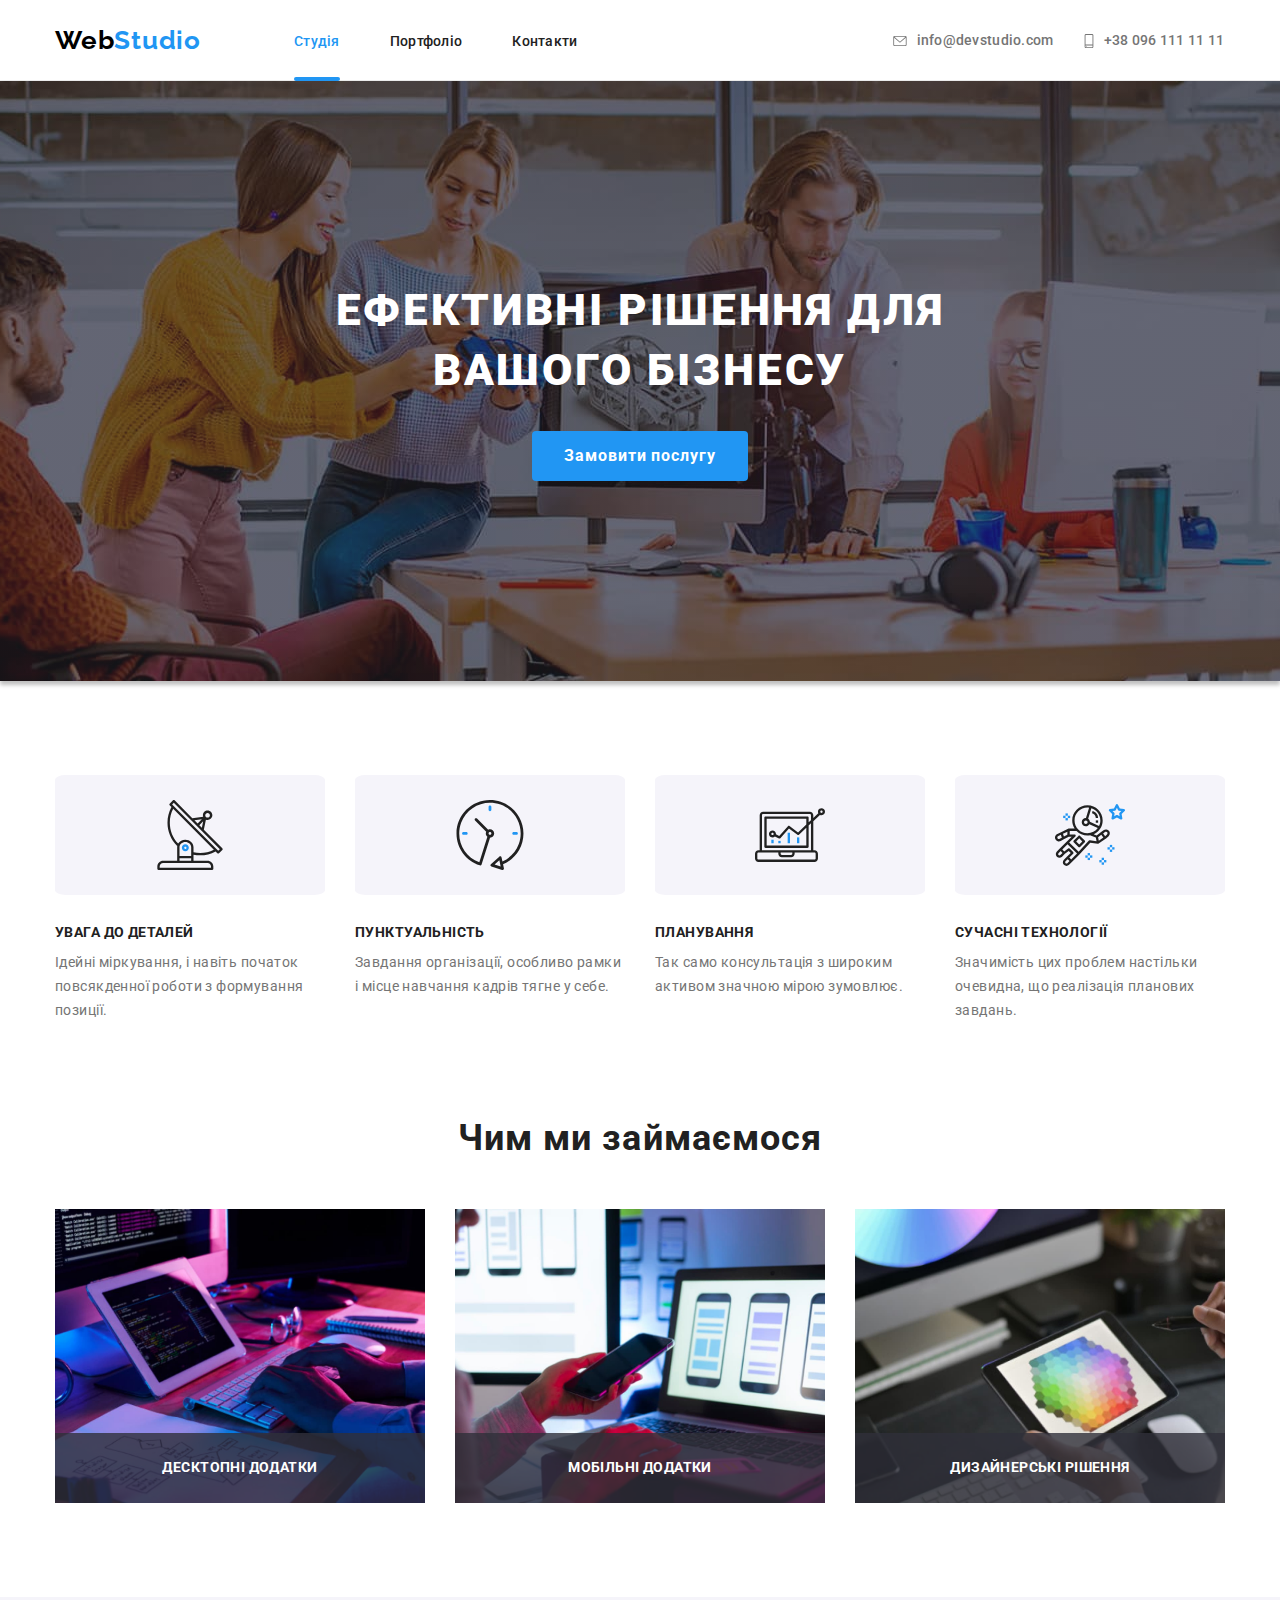
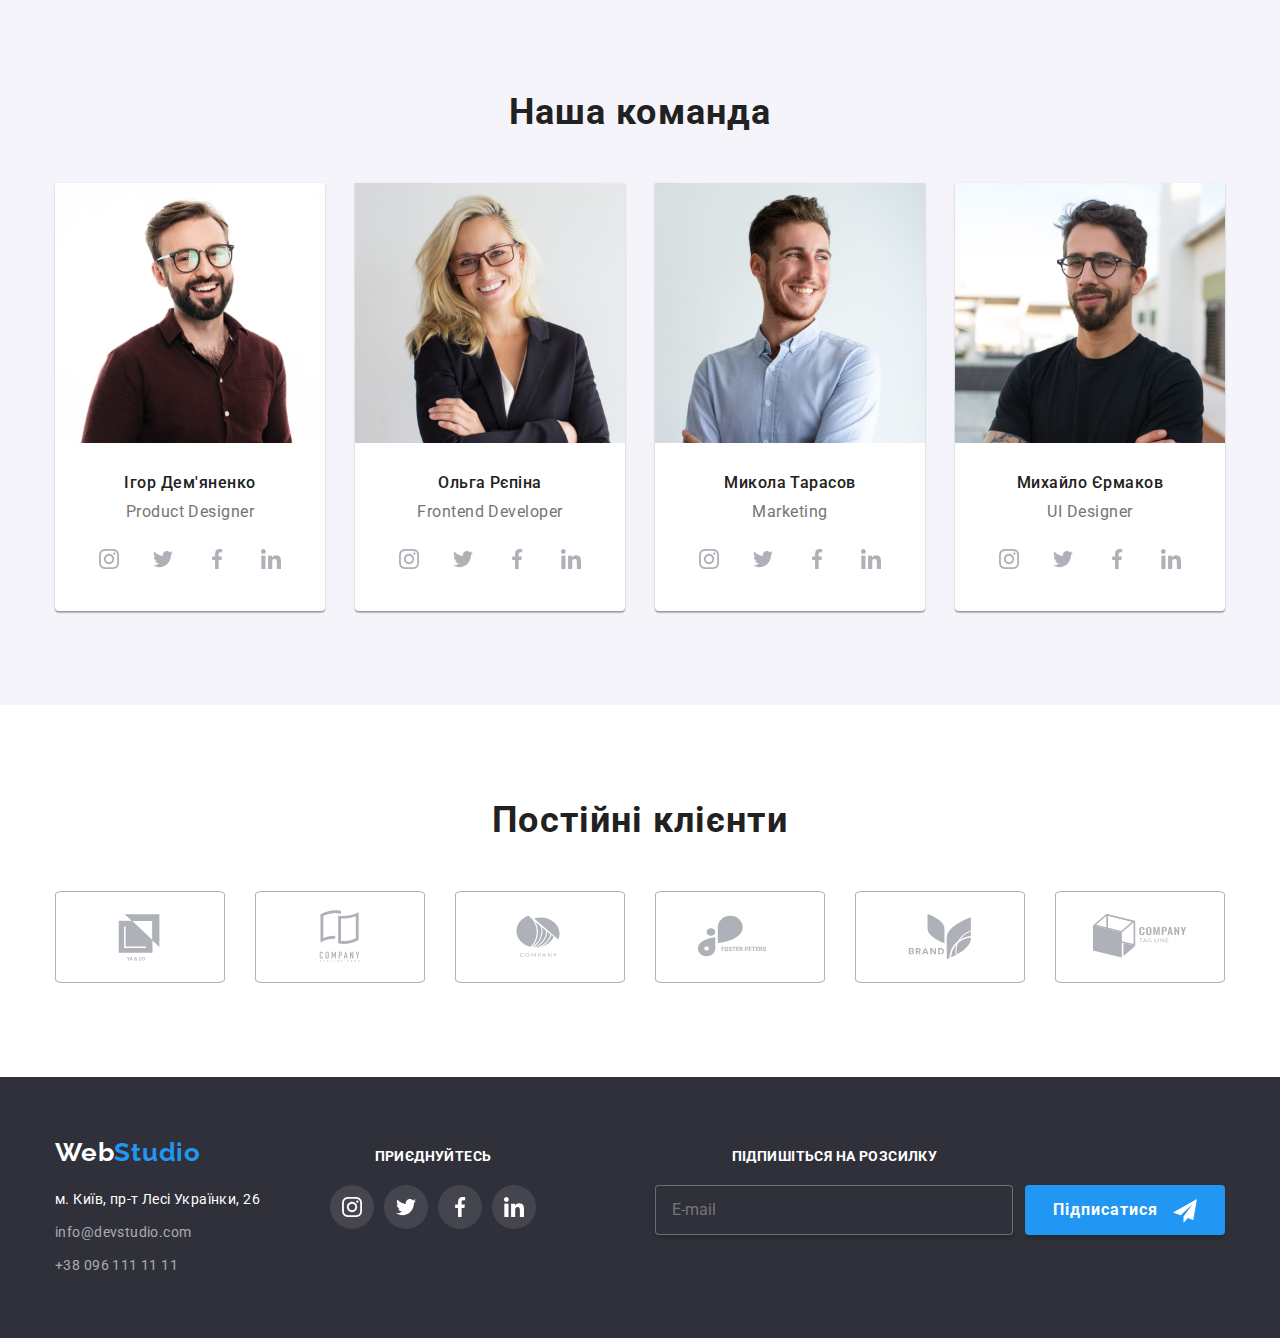
<file: index.html>
<!DOCTYPE html>
<html lang="uk">

<head>
  <meta charset="UTF-8" />
  <meta http-equiv="X-UA-Compatible" content="IE=edge" />
  <meta name="viewport" content="width=device-width, initial-scale=1.0" />
  <title>Студія</title>
  <link rel="preconnect" href="https://fonts.googleapis.com" />
  <link rel="preconnect" href="https://fonts.gstatic.com" crossorigin />
  <link
    href="https://fonts.googleapis.com/css2?family=Oleo+Script&family=Raleway:wght@700&family=Roboto:wght@400;500;700;900&display=swap"
    rel="stylesheet" />
  <link rel="stylesheet" href="https://cdnjs.cloudflare.com/ajax/libs/modern-normalize/1.1.0/modern-normalize.min.css"
    integrity="sha512-wpPYUAdjBVSE4KJnH1VR1HeZfpl1ub8YT/NKx4PuQ5NmX2tKuGu6U/JRp5y+Y8XG2tV+wKQpNHVUX03MfMFn9Q=="
    crossorigin="anonymous" referrerpolicy="no-referrer" />
  <link rel="stylesheet" href="./css/main.min.css" />
</head>

<body>
  <!-- Шапка сайту -->
  <header class="header">
    <div class="container header__container">
      <nav class="nav">
        <a href="/" class="link logo nav__logo logo--blue"><span class="logo logo--black">Web</span>Studio</a>
        <button type="button" class="button menu__button" aria-expanded="false" aria-controls="menu-container"
          data-menu-button>
          <svg class="menu__icon" width="24" height="24" aria-label="Перемикач мобільного меню">
            <use class="menu__open" href="./images/icons.svg#icon-menu"></use>
            <use class="menu__close" href="./images/icons.svg#icon-close2"></use>
          </svg>
        </button>
        <div class="menu__container" id="menu-container" data-menu>
          <ul class="list nav__list">
            <li class="nav__item">
              <a href="/" class="link nav__link nav__link--active">Студія</a>
            </li>
            <li class="nav__item">
              <a href="./portfolio.html" class="link nav__link">Портфоліо</a>
            </li>
            <li class="nav__item">
              <a href="#" class="link nav__link">Контакти</a>
            </li>
          </ul>
          <ul class="list header-contacts">
            <li class="header-contacts__item">
              <a href="mailto:info@devstudio.com" class="link header-contacts__link header-contacts__envelope">
                <svg class="header-contacts__icon" width="14" height="10">
                  <use href="./images/icons.svg#icon-envelope"></use>
                </svg>
                info@devstudio.com
              </a>
            </li>
            <li class="header-contacts__item">
              <a href="tel:+380961111111" class="link header-contacts__link header-contacts__smartphone">
                <svg class="header-contacts__icon" width="10" height="14">
                  <use href="./images/icons.svg#icon-smartphone"></use>
                </svg>
                +38 096 111 11 11
              </a>
            </li>
          </ul>
          <ul class="list header-social">
            <li class="header-social__item">
              <a href="/" class="link header-social__link">Instagram</a>
            </li>
            <li class="header-social__item">
              <a href="./portfolio.html" class="link header-social__link">Twitter</a>
            </li>
            <li class="header-social__item">
              <a href="#" class="link header-social__link">Facebook</a>
            </li>
            <li class="header-social__item">
              <a href="#" class="link header-social__link">LinkedIn</a>
            </li>
          </ul>
        </div>
      </nav>
    </div>
  </header>

  <!-- Головний контент сторінки -->
  <main>
    <!-- Герой -->
    <section class="hero">
      <div class="container hero__container">
        <h1 class="hero__title">Ефективні рішення для вашого бізнесу</h1>
        <button type="button" class="button hero__button" data-modal-open>Замовити послугу</button>
      </div>
    </section>

    <!-- Особливості -->
    <section class="features section">
      <div class="container features__container">
        <h2 class="features__title features__title--hidden">
          Особливості</h2>
        <ul class="list features__list">
          <li class="features__item">
            <div class="features__thumb">
              <svg class="features__antenna" width="70" height="70">
                <use href="./images/icons.svg#icon-antenna"></use>
              </svg>
            </div>
            <h3 class="features__title">Увага до деталей</h3>
            <p class="features__text">
              Ідейні міркування, і навіть початок повсякденної роботи з
              формування позиції.
            </p>
          </li>
          <li class="features__item">
            <div class="features__thumb">
              <svg class="features__clock" width="70" height="70">
                <use href="./images/icons.svg#icon-clock"></use>
              </svg>
            </div>
            <h3 class="features__title">Пунктуальність</h3>
            <p class="features__text">
              Завдання організації, особливо рамки і місце навчання кадрів
              тягне у себе.
            </p>
          </li>
          <li class="features__item">
            <div class="features__thumb">
              <svg class="features__diagram" width="70" height="70">
                <use href="./images/icons.svg#icon-diagram"></use>
              </svg>
            </div>
            <h3 class="features__title">Планування</h3>
            <p class="features__text">
              Так само консультація з широким активом значною мірою зумовлює.
            </p>
          </li>
          <li class="features__item">
            <div class="features__thumb">
              <svg class="features__astronaut" width="70" height="70">
                <use href="./images/icons.svg#icon-astronaut"></use>
              </svg>
            </div>
            <h3 class="features__title">Сучасні технології</h3>
            <p class="features__text">
              Значимість цих проблем настільки очевидна, що реалізація
              планових завдань.
            </p>
          </li>
        </ul>
      </div>
    </section>

    <!-- Чим ми займаємося -->
    <section class="works section section--nopadding">
      <div class="container works__container">
        <h2 class="works__title">Чим ми займаємося</h2>
        <ul class="list works__list">
          <li class="works__item">
            <img srcset="./images/works1.jpg 370w, ./images/works1@2x.jpg 740w, ./images/works1@3x.jpg 1110w"
              src="./images/works1.jpg" alt="Програміст працює за робочим столом в офісі" width="370" />
            <h3 class="works__text">Десктопні додатки</h3>
          </li>
          <li class="works__item">
            <img srcset="./images/works2.jpg 370w, ./images/works2@2x.jpg 740w, ./images/works2@3x.jpg 1110w"
              src="./images/works2.jpg" alt="Дизайнер розробляє застосунок для смартфонів" width="370" />
            <h3 class="works__text">Мобільні додатки</h3>
          </li>
          <li class="works__item">
            <img srcset="./images/works3.jpg 370w, ./images/works3@2x.jpg 740w, ./images/works3@3x.jpg 1110w"
              src="./images/works3.jpg" alt="Дизайнер з графічним планшетом з вибором кольорів" width="370" />
            <h3 class="works__text">Дизайнерські рішення</h3>
          </li>
        </ul>
      </div>
    </section>

    <!-- Наша команда -->
    <section class="team section">
      <div class="container team__container">
        <h2 class="team__title">Наша команда</h2>
        <ul class="list team__list">
          <li class="card">
            <img srcset="./images/card1.jpg 270w, ./images/card1@2x.jpg 540w, ./images/card1@3x.jpg 810w"
              class="card__image" src="./images/card1.jpg" alt="Фото Ігоря Дем'яненка" width="450" />
            <div class="card__description">
              <h3 class="card__title">Ігор Дем'яненко</h3>
              <p lang="en" class="card__text">Product Designer</p>
              <ul class="list social">
                <li class="social__item">
                  <a href="#" class="link social__link">
                    <svg class="social__icon social__icon--gray" width="20" height="20">
                      <use href="./images/icons.svg#icon-instagram"></use>
                    </svg>
                  </a>
                </li>
                <li class="social__item">
                  <a href="#" class="link social__link">
                    <svg class="social__icon social__icon--gray" width="20" height="20">
                      <use href="./images/icons.svg#icon-twitter"></use>
                    </svg>
                  </a>
                </li>
                <li class="social__item">
                  <a href="#" class="link social__link">
                    <svg class="social__icon social__icon--gray" width="20" height="20">
                      <use href="./images/icons.svg#icon-facebook"></use>
                    </svg>
                  </a>
                </li>
                <li class="social__item">
                  <a href="#" class="link social__link">
                    <svg class="social__icon social__icon--gray" width="20" height="20">
                      <use href="./images/icons.svg#icon-linkedin"></use>
                    </svg>
                  </a>
                </li>
              </ul>
            </div>
          </li>
          <li class="card">
            <img srcset="./images/card2.jpg 270w, ./images/card2@2x.jpg 540w, ./images/card2@3x.jpg 810w"
              class="card__image" src="./images/card2.jpg" alt="Фото Ольги Рєпіной" width="450" />
            <div class="card__description">
              <h3 class="card__title">Ольга Рєпіна</h3>
              <p lang="en" class="card__text">Frontend Developer</p>
              <ul class="list social">
                <li class="social__item">
                  <a href="#" class="link social__link">
                    <svg class="social__icon social__icon--gray" width="20" height="20">
                      <use href="./images/icons.svg#icon-instagram"></use>
                    </svg>
                  </a>
                </li>
                <li class="social__item">
                  <a href="#" class="link social__link">
                    <svg class="social__icon social__icon--gray" width="20" height="20">
                      <use href="./images/icons.svg#icon-twitter"></use>
                    </svg>
                  </a>
                </li>
                <li class="social__item">
                  <a href="#" class="link social__link">
                    <svg class="social__icon social__icon--gray" width="20" height="20">
                      <use href="./images/icons.svg#icon-facebook"></use>
                    </svg>
                  </a>
                </li>
                <li class="social__item">
                  <a href="#" class="link social__link">
                    <svg class="social__icon social__icon--gray" width="20" height="20">
                      <use href="./images/icons.svg#icon-linkedin"></use>
                    </svg>
                  </a>
                </li>
              </ul>
            </div>
          </li>
          <li class="card">
            <img srcset="./images/card3.jpg 270w, ./images/card3@2x.jpg 540w, ./images/card3@3x.jpg 810w"
              class="card__image" src="./images/card3.jpg" alt="Фото Миколи Тарасова" width="450" />
            <div class="card__description">
              <h3 class="card__title">Микола Тарасов</h3>
              <p lang="en" class="card__text">Marketing</p>
              <ul class="list social">
                <li class="social__item">
                  <a href="#" class="link social__link">
                    <svg class="social__icon social__icon--gray" width="20" height="20">
                      <use href="./images/icons.svg#icon-instagram"></use>
                    </svg>
                  </a>
                </li>
                <li class="social__item">
                  <a href="#" class="link social__link">
                    <svg class="social__icon social__icon--gray" width="20" height="20">
                      <use href="./images/icons.svg#icon-twitter"></use>
                    </svg>
                  </a>
                </li>
                <li class="social__item">
                  <a href="#" class="link social__link">
                    <svg class="social__icon social__icon--gray" width="20" height="20">
                      <use href="./images/icons.svg#icon-facebook"></use>
                    </svg>
                  </a>
                </li>
                <li class="social__item">
                  <a href="#" class="link social__link">
                    <svg class="social__icon social__icon--gray" width="20" height="20">
                      <use href="./images/icons.svg#icon-linkedin"></use>
                    </svg>
                  </a>
                </li>
              </ul>
            </div>
          </li>
          <li class="card">
            <img srcset="./images/card4.jpg 270w, ./images/card4@2x.jpg 540w, ./images/card4@3x.jpg 810w"
              class="card__image" src="./images/card4.jpg" alt="Фото Михайла Єрмакова" width="450" />
            <div class="card__description">
              <h3 class="card__title">Михайло Єрмаков</h3>
              <p lang="en" class="card__text">UI Designer</p>
              <ul class="list social">
                <li class="social__item">
                  <a href="#" class="link social__link">
                    <svg class="social__icon social__icon--gray" width="20" height="20">
                      <use href="./images/icons.svg#icon-instagram"></use>
                    </svg>
                  </a>
                </li>
                <li class="social__item">
                  <a href="#" class="link social__link">
                    <svg class="social__icon social__icon--gray" width="20" height="20">
                      <use href="./images/icons.svg#icon-twitter"></use>
                    </svg>
                  </a>
                </li>
                <li class="social__item">
                  <a href="#" class="link social__link">
                    <svg class="social__icon social__icon--gray" width="20" height="20">
                      <use href="./images/icons.svg#icon-facebook"></use>
                    </svg>
                  </a>
                </li>
                <li class="social__item">
                  <a href="#" class="link social__link">
                    <svg class="social__icon social__icon--gray" width="20" height="20">
                      <use href="./images/icons.svg#icon-linkedin"></use>
                    </svg>
                  </a>
                </li>
              </ul>
            </div>
          </li>
        </ul>
      </div>
      </li>
      </ul>
      </div>
    </section>

    <!-- Постійні клієнти -->
    <section class="clients section">
      <div class="container clients__container">
        <h2 class="clients__title">Постійні клієнти</h2>
        <ul class="list clients__list">
          <li class="clients__item">
            <a href="#" class="link clients__link">
              <svg class="clients__logo" width="106" height="60">
                <use href="./images/icons.svg#icon-logo1"></use>
              </svg>
            </a>
          </li>
          <li class="clients__item">
            <a href="#" class="link clients__link">
              <svg class="clients__logo" width="106" height="60">
                <use href="./images/icons.svg#icon-logo2"></use>
              </svg>
            </a>
          </li>
          <li class="clients__item">
            <a href="#" class="link clients__link">
              <svg class="clients__logo" width="106" height="60">
                <use href="./images/icons.svg#icon-logo3"></use>
              </svg>
            </a>
          </li>
          <li class="clients__item">
            <a href="#" class="link clients__link">
              <svg class="clients__logo" width="106" height="60">
                <use href="./images/icons.svg#icon-logo4"></use>
              </svg>
            </a>
          </li>
          <li class="clients__item">
            <a href="#" class="link clients__link">
              <svg class="clients__logo" width="106" height="60">
                <use href="./images/icons.svg#icon-logo5"></use>
              </svg>
            </a>
          </li>
          <li class="clients__item">
            <a href="#" class="link clients__link">
              <svg class="clients__logo" width="106" height="60">
                <use href="./images/icons.svg#icon-logo6"></use>
              </svg>
            </a>
          </li>
        </ul>
      </div>
    </section>
  </main>

  <!-- Підвал сторінки -->
  <footer class="footer">
    <div class="container footer__container">
      <div class="footer__contacts">
        <a href="#" class="logo link logo--blue"><span class="logo logo--white">Web</span>Studio</a>
        <address class="address">
          <ul class="list address__list">
            <li class="address__item">
              <a href="https://goo.gl/maps/SeXWdGzoHRJxyxAJA" class="link address__map" target="_blank"
                rel="noopener noreferrer">м. Київ, пр-т Лесі Українки, 26</a>
            </li>
            <li class="address__item">
              <a href="mailto:info@devstudio.com" class="link address__contact">info@devstudio.com</a>
            </li>
            <li class="address__item">
              <a href="tel:+380961111111" class="link address__contact">+38 096 111 11 11</a>
            </li>
          </ul>
        </address>
      </div>
      <div class="footer__socials">
        <p class="footer__text">Приєднуйтесь</p>
        </ul>
        <ul class="list social">
          <li class="social__item">
            <a href="#" class="link social__link social__link--white">
              <svg class="social__icon social__icon--white" width="20" height="20">
                <use href="./images/icons.svg#icon-instagram"></use>
              </svg>
            </a>
          </li>
          <li class="social__item">
            <a href="#" class="link social__link social__link--white">
              <svg class="social__icon social__icon--white" width="20" height="20">
                <use href="./images/icons.svg#icon-twitter"></use>
              </svg>
            </a>
          </li>
          <li class="social__item">
            <a href="#" class="link social__link social__link--white">
              <svg class="social__icon social__icon--white" width="20" height="20">
                <use href="./images/icons.svg#icon-facebook"></use>
              </svg>
            </a>
          </li>
          <li class="social__item">
            <a href="#" class="link social__link social__link--white">
              <svg class="social__icon social__icon--white" width="20" height="20">
                <use href="./images/icons.svg#icon-linkedin"></use>
              </svg>
            </a>
          </li>
        </ul>
      </div>

      <form class="footer__form" action="#">
        <label class="footer__label">
          <span class="footer__text">Підпишіться на розсилку</span>
          <input class="footer__input" type="email" name="email" placeholder="E-mail">
        </label>
        <button class="button footer__button" type="submit">
          Підписатися
          <svg class="button__icon" width="24" height="24">
            <use href="./images/icons.svg#icon-send"></use>
          </svg>
        </button>
      </form>
    </div>
  </footer>

  <!-- Модальне вікно -->
  <div class="backdrop backdrop--hidden" data-modal>
    <div class="modal">
      <button class="button modal__close" data-modal-close>
        <svg class="modal__icon" width="18" height="18">
          <use href="./images/icons.svg#icon-close"></use>
        </svg>
      </button>
      <p class="modal__text">Залиште свої дані, ми вам передзвонимо</p>
      <form class="form" action="#">
        <label class="form__field">
          <span class="form__label">Ім'я</span>
          <input class="form__input" type="text" name="username">
          <svg class="form__icon" width="18" height="18">
            <use href="./images/icons.svg#icon-person"></use>
          </svg>
        </label>
        <label class="form__field">
          <span class="form__label">Телефон</span>
          <input class="form__input" type="tel" name="usertel">
          <svg class="form__icon" width="18" height="18">
            <use href="./images/icons.svg#icon-phone"></use>
          </svg>
        </label>
        <label class="form__field">
          <span class="form__label">Пошта</span>
          <input class="form__input" type="email" name="useremail">
          <svg class="form__icon" width="18" height="18">
            <use href="./images/icons.svg#icon-email"></use>
          </svg>
        </label>
        <label class="form__comment">
          <span class="form__label">Коментар</span>
          <textarea class="form__textarea" name="comment" placeholder="Введіть текст" rows="6"></textarea>
        </label>
        <label class="checkbox form__checkbox">
          <input class="checkbox__input" type="checkbox" name="useragreement">
          <span class="checkbox__icon"></span>
          <span class="checkbox__label">Погоджуюся з розсилкою та приймаю</span>
          <a href="#" class="checkbox__link">Умови договору</a>
        </label>
        <button class="button form__button" type="submit">Відправити</button>
      </form>
    </div>
  </div>

  <script src="./js/menu.js"></script>
  <script src="./js/modal.js"></script>

</body>

</html>
</file>
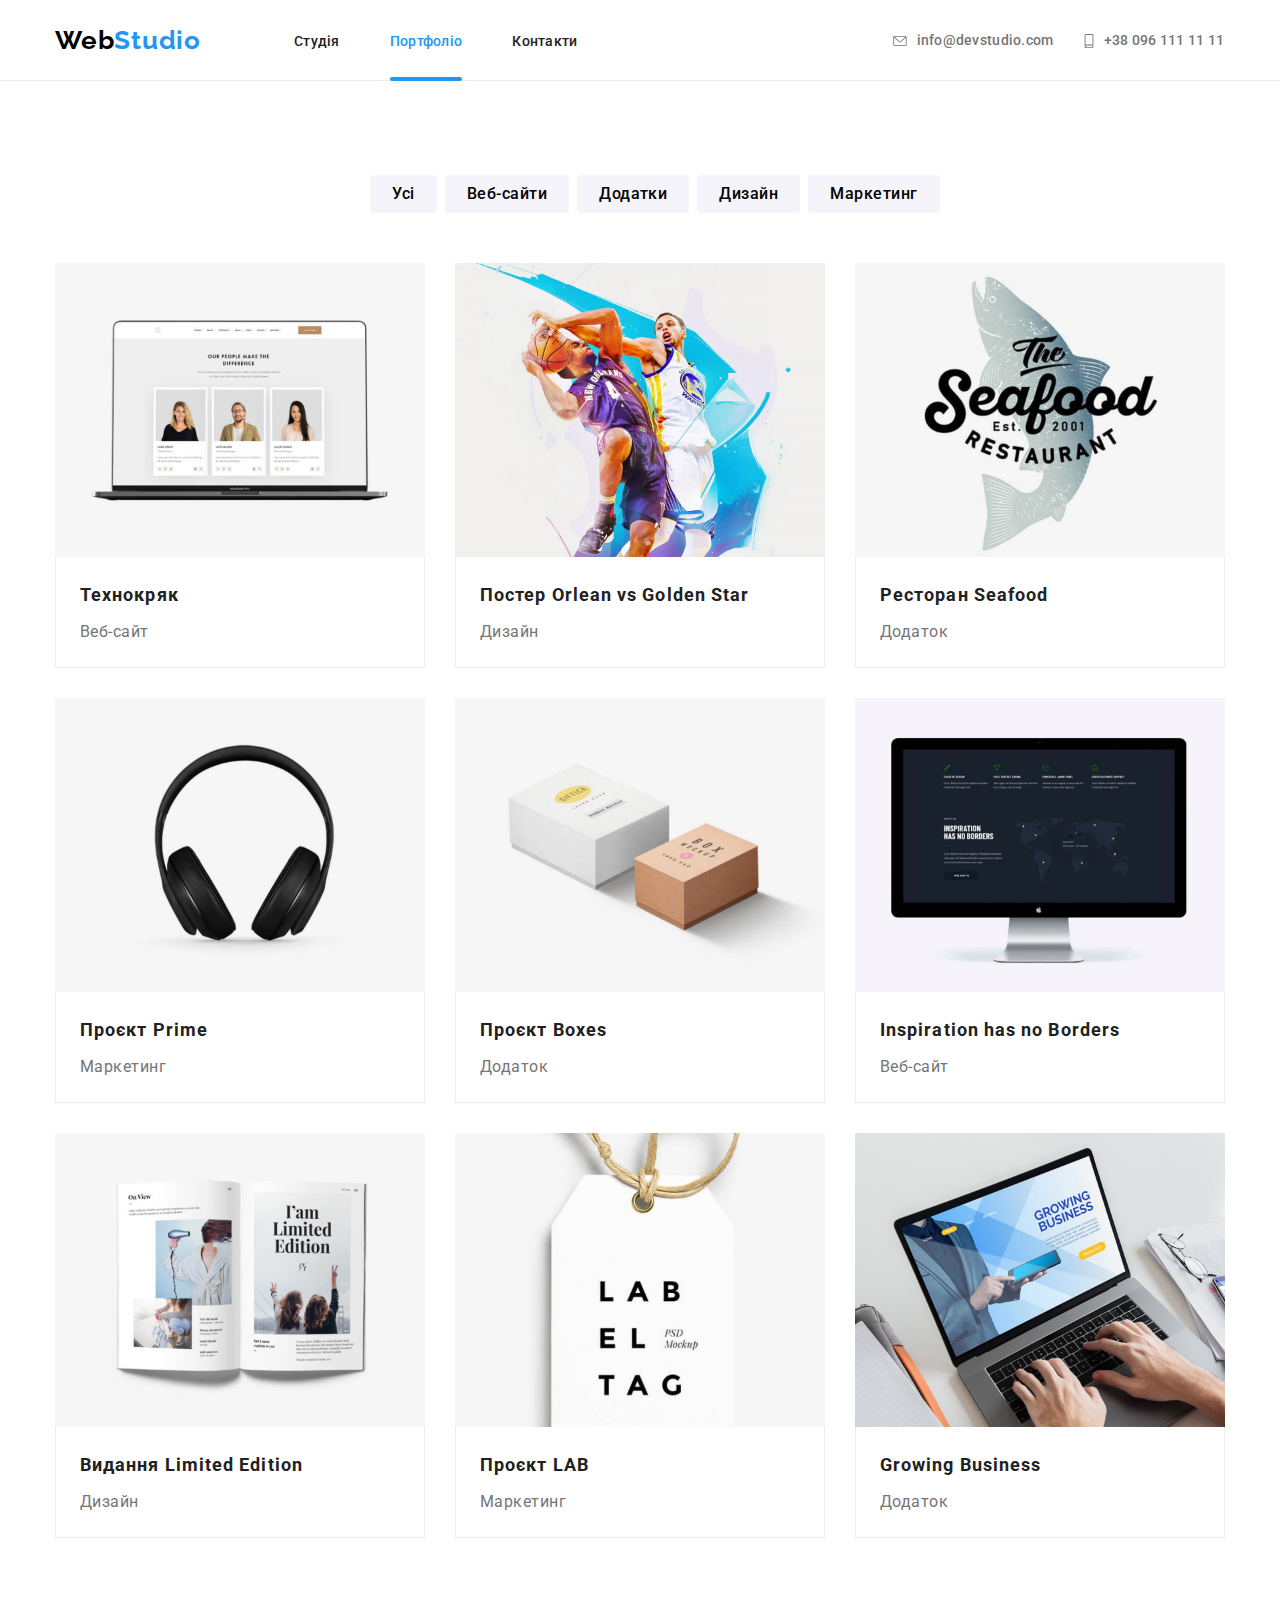
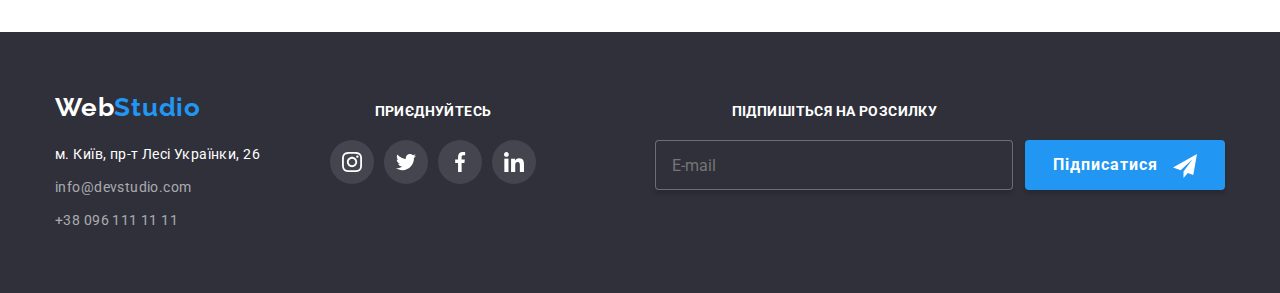
<file: portfolio.html>
<!DOCTYPE html>
<html lang="uk">

<head>
  <meta charset="UTF-8" />
  <meta http-equiv="X-UA-Compatible" content="IE=edge" />
  <meta name="viewport" content="width=device-width, initial-scale=1.0" />
  <title>Портфоліо</title>
  <link rel="preconnect" href="https://fonts.googleapis.com" />
  <link rel="preconnect" href="https://fonts.gstatic.com" crossorigin />
  <link
    href="https://fonts.googleapis.com/css2?family=Oleo+Script&family=Raleway:wght@700&family=Roboto:wght@400;500;700;900&display=swap"
    rel="stylesheet" />
  <link rel="stylesheet" href="https://cdnjs.cloudflare.com/ajax/libs/modern-normalize/1.1.0/modern-normalize.min.css"
    integrity="sha512-wpPYUAdjBVSE4KJnH1VR1HeZfpl1ub8YT/NKx4PuQ5NmX2tKuGu6U/JRp5y+Y8XG2tV+wKQpNHVUX03MfMFn9Q=="
    crossorigin="anonymous" referrerpolicy="no-referrer" />
  <link rel="stylesheet" href="./css/profile.min.css" />
</head>

<body>
  <!-- Шапка сайту -->
  <header class="header">
    <div class="container header__container">
      <nav class="nav">
        <a href="/" class="link logo nav__logo logo--blue"><span class="logo logo--black">Web</span>Studio</a>
        <button type="button" class="button menu__button" aria-expanded="false" aria-controls="menu-container"
          data-menu-button>
          <svg class="menu__icon" width="24" height="24" aria-label="Перемикач мобільного меню">
            <use class="menu__open" href="./images/icons.svg#icon-menu"></use>
            <use class="menu__close" href="./images/icons.svg#icon-close2"></use>
          </svg>
        </button>
        <div class="menu__container" id="menu-container" data-menu>
          <ul class="list nav__list">
            <li class="nav__item">
              <a href="./index.html" class="link nav__link">Студія</a>
            </li>
            <li class="nav__item">
              <a href="/" class="link nav__link nav__link--active">Портфоліо</a>
            </li>
            <li class="nav__item">
              <a href="#" class="link nav__link">Контакти</a>
            </li>
          </ul>
          <ul class="list header-contacts">
            <li class="header-contacts__item">
              <a href="mailto:info@devstudio.com" class="link header-contacts__link header-contacts__envelope">
                <svg class="header-contacts__icon" width="14" height="10">
                  <use href="./images/icons.svg#icon-envelope"></use>
                </svg>
                info@devstudio.com
              </a>
            </li>
            <li class="header-contacts__item">
              <a href="tel:+380961111111" class="link header-contacts__link header-contacts__smartphone">
                <svg class="header-contacts__icon" width="10" height="14">
                  <use href="./images/icons.svg#icon-smartphone"></use>
                </svg>
                +38 096 111 11 11
              </a>
            </li>
          </ul>
          <ul class="list header-social">
            <li class="header-social__item">
              <a href="/" class="link header-social__link">Instagram</a>
            </li>
            <li class="header-social__item">
              <a href="./portfolio.html" class="link header-social__link">Twitter</a>
            </li>
            <li class="header-social__item">
              <a href="#" class="link header-social__link">Facebook</a>
            </li>
            <li class="header-social__item">
              <a href="#" class="link header-social__link">LinkedIn</a>
            </li>
          </ul>
        </div>
      </nav>
    </div>
  </header>

  <!-- Головний контент сторінки -->
  <main>
    <section class="portfolio section">
      <div class="container portfolio__container">
        <h1 class="portfolio__title portfolio__title--hidden">Проєкти</h1>

        <ul class="list portfolio__buttons">
          <li class="portfolio__item">
            <button type="button" class="button portfolio__button all">Усі</button>
          </li>
          <li class="portfolio__item">
            <button type="button" class="button portfolio__button website">Веб-сайти</button>
          </li>
          <li class="portfolio__item">
            <button type="button" class="button portfolio__button application">Додатки</button>
          </li>
          <li class="portfolio__item">
            <button type="button" class="button portfolio__button design">Дизайн</button>
          </li>
          <li class="portfolio__item">
            <button type="button" class="button portfolio__button marketing">Маркетинг</button>
          </li>
        </ul>

        <ul class="list portfolio__projects">
          <li class="project website">
            <a href="#" class="link project__link">
              <div class="project__thumb">
                <img
                  srcset="./images/portfolio1.jpg 370w, ./images/portfolio1@2x.jpg 740w, ./images/portfolio1@3x.jpg 1110w"
                  class="project__image" src="./images/portfolio1.jpg"
                  alt="Головна сторінка веб-сайту компанії Технокряк" width="450" />
                <!-- <img class="project__image" src="./images/portfolio1.jpg"
                  alt="Головна сторінка веб-сайту компанії Технокряк" width="450" /> -->
                <!-- alt="Головна сторінка веб-сайту компанії Технокряк" width="370" /> -->
                <div class="project__overlay">
                  <span class="project__span">
                    Ресурс пропонує комплексні пропозиції з різним рівнем функціоналу та сервісів. Все це дозволить
                    відвідувачу отримати вичерпні відомості про компанію чи приватну особу.
                  </span>
                </div>
              </div>
              <div class="project__description">
                <h2 class="project__title">Технокряк</h2>
                <p class="project__text">Веб-сайт</p>
              </div>
            </a>
          </li>
          <li class="project design">
            <a href="#" class="link project__link">
              <div class="project__thumb">
                <img
                  srcset="./images/portfolio2.jpg 370w, ./images/portfolio2@2x.jpg 740w, ./images/portfolio2@3x.jpg 1110w"
                  src="./images/portfolio2.jpg" alt="Дизайн постеру з волейболу" width="450" />
                <div class="project__overlay">
                  <span class="project__span">
                    Ресурс пропонує комплексні пропозиції з різним рівнем функціоналу та сервісів. Все це дозволить
                    відвідувачу отримати вичерпні відомості про компанію чи приватну особу.
                  </span>
                </div>
              </div>
              <div class="project__description">
                <h2 class="project__title">
                  Постер <span lang="en">Orlean vs Golden Star</span>
                </h2>
                <p class="project__text">Дизайн</p>
              </div>
            </a>
          </li>
          <li class="project application">
            <a href="#" class="link project__link">
              <div class="project__thumb">
                <img
                  srcset="./images/portfolio3.jpg 370w, ./images/portfolio3@2x.jpg 740w, ./images/portfolio3@3x.jpg 1110w"
                  src="./images/portfolio3.jpg" alt="Додаток ресторану морепродуктів" width="450" />
                <div class="project__overlay">
                  <span class="project__span">
                    Ресурс пропонує комплексні пропозиції з різним рівнем функціоналу та сервісів. Все це дозволить
                    відвідувачу отримати вичерпні відомості про компанію чи приватну особу.
                  </span>
                </div>
              </div>
              <div class="project__description">
                <h2 class="project__title">
                  Ресторан <span lang="en">Seafood</span>
                </h2>
                <p class="project__text">Додаток</p>
              </div>
            </a>
          </li>
          <li class="project marketing">
            <a href="#" class="link project__link">
              <div class="project__thumb">
                <img
                  srcset="./images/portfolio4.jpg 370w, ./images/portfolio4@2x.jpg 740w, ./images/portfolio4@3x.jpg 1110w"
                  src="./images/portfolio4.jpg" alt="Навушники" width="450" />
                <div class="project__overlay">
                  <span class="project__span">
                    Ресурс пропонує комплексні пропозиції з різним рівнем функціоналу та сервісів. Все це дозволить
                    відвідувачу отримати вичерпні відомості про компанію чи приватну особу.
                  </span>
                </div>
              </div>
              <div class="project__description">
                <h2 class="project__title">
                  Проєкт <span lang="en">Prime</span>
                </h2>
                <p class="project__text">Маркетинг</p>
              </div>
            </a>
          </li>
          <li class="project application">
            <a href="#" class="link project__link">
              <div class="project__thumb">
                <img
                  srcset="./images/portfolio5.jpg 370w, ./images/portfolio5@2x.jpg 740w, ./images/portfolio5@3x.jpg 1110w"
                  src="./images/portfolio5.jpg" alt="Коробки" width="450" />
                <div class="project__overlay">
                  <span class="project__span">
                    Ресурс пропонує комплексні пропозиції з різним рівнем функціоналу та сервісів. Все це дозволить
                    відвідувачу отримати вичерпні відомості про компанію чи приватну особу.
                  </span>
                </div>
              </div>
              <div class="project__description">
                <h2 class="project__title">
                  Проєкт <span lang="en">Boxes</span>
                </h2>
                <p class="project__text">Додаток</p>
              </div>
            </a>
          </li>
          <li class="project website">
            <a href="#" class="link project__link">
              <div class="project__thumb">
                <img
                  srcset="./images/portfolio6.jpg 370w, ./images/portfolio6@2x.jpg 740w, ./images/portfolio6@3x.jpg 1110w"
                  src="./images/portfolio6.jpg" alt="Головна сторінка веб-сайту швейцарської компанії" width="450" />
                <div class="project__overlay">
                  <span class="project__span">
                    Ресурс пропонує комплексні пропозиції з різним рівнем функціоналу та сервісів. Все це дозволить
                    відвідувачу отримати вичерпні відомості про компанію чи приватну особу.
                  </span>
                </div>
              </div>
              <div class="project__description">
                <h2 class="project__title" lang="en">
                  Inspiration has no Borders
                </h2>
                <p class="project__text">Веб-сайт</p>
              </div>
            </a>
          </li>
          <li class="project design">
            <a href="#" class="link project__link">
              <div class="project__thumb">
                <img
                  srcset="./images/portfolio7.jpg 370w, ./images/portfolio7@2x.jpg 740w, ./images/portfolio7@3x.jpg 1110w"
                  src="./images/portfolio7.jpg" alt="Дизайн розвороту сторінок лімітованого видання" width="450" />
                <div class="project__overlay">
                  <span class="project__span">
                    Ресурс пропонує комплексні пропозиції з різним рівнем функціоналу та сервісів. Все це дозволить
                    відвідувачу отримати вичерпні відомості про компанію чи приватну особу.
                  </span>
                </div>
              </div>
              <div class="project__description">
                <h2 class="project__title">
                  Видання <span lang="en">Limited Edition</span>
                </h2>
                <p class="project__text">Дизайн</p>
              </div>
            </a>
          </li>
          <li class="project marketing">
            <a href="#" class="link project__link">
              <div class="project__thumb">
                <img
                  srcset="./images/portfolio8.jpg 370w, ./images/portfolio8@2x.jpg 740w, ./images/portfolio8@3x.jpg 1110w"
                  src="./images/portfolio8.jpg" alt="Рекламний постер компанії LAB" width="450" />
                <div class="project__overlay">
                  <span class="project__span">
                    Ресурс пропонує комплексні пропозиції з різним рівнем функціоналу та сервісів. Все це дозволить
                    відвідувачу отримати вичерпні відомості про компанію чи приватну особу.
                  </span>
                </div>
              </div>
              <div class="project__description">
                <h2 class="project__title">
                  Проєкт <span lang="en">LAB</span>
                </h2>
                <p class="project__text">Маркетинг</p>
              </div>
            </a>
          </li>
          <li class="project application">
            <a href="#" class="link project__link">
              <div class="project__thumb">
                <img
                  srcset="./images/portfolio9.jpg 370w, ./images/portfolio9@2x.jpg 740w, ./images/portfolio9@3x.jpg 1110w"
                  src="./images/portfolio9.jpg" alt="Головна сторінка додатку для бізнесу" width="450" />
                <div class="project__overlay">
                  <span class="project__span">
                    Ресурс пропонує комплексні пропозиції з різним рівнем функціоналу та сервісів. Все це дозволить
                    відвідувачу отримати вичерпні відомості про компанію чи приватну особу.
                  </span>
                </div>
              </div>
              <div class="project__description">
                <h2 class="project__title" lang="en">Growing Business</h2>
                <p class="project__text">Додаток</p>
              </div>
            </a>
          </li>
        </ul>
      </div>
    </section>
  </main>

  <!-- Підвал сторінки -->
  <footer class="footer">
    <div class="container footer__container">
      <div class="footer__contacts">
        <a href="#" class="logo link logo--blue"><span class="logo logo--white">Web</span>Studio</a>
        <address class="address">
          <ul class="list address__list">
            <li class="address__item">
              <a href="https://goo.gl/maps/SeXWdGzoHRJxyxAJA" class="link address__map" target="_blank"
                rel="noopener noreferrer">м. Київ, пр-т Лесі Українки, 26</a>
            </li>
            <li class="address__item">
              <a href="mailto:info@devstudio.com" class="link address__contact">info@devstudio.com</a>
            </li>
            <li class="address__item">
              <a href="tel:+380961111111" class="link address__contact">+38 096 111 11 11</a>
            </li>
          </ul>
        </address>
      </div>
      <div class="footer__socials">
        <p class="footer__text">Приєднуйтесь</p>
        </ul>
        <ul class="list social">
          <li class="social__item">
            <a href="#" class="link social__link social__link--white">
              <svg class="social__icon social__icon--white" width="20" height="20">
                <use href="./images/icons.svg#icon-instagram"></use>
              </svg>
            </a>
          </li>
          <li class="social__item">
            <a href="#" class="link social__link social__link--white">
              <svg class="social__icon social__icon--white" width="20" height="20">
                <use href="./images/icons.svg#icon-twitter"></use>
              </svg>
            </a>
          </li>
          <li class="social__item">
            <a href="#" class="link social__link social__link--white">
              <svg class="social__icon social__icon--white" width="20" height="20">
                <use href="./images/icons.svg#icon-facebook"></use>
              </svg>
            </a>
          </li>
          <li class="social__item">
            <a href="#" class="link social__link social__link--white">
              <svg class="social__icon social__icon--white" width="20" height="20">
                <use href="./images/icons.svg#icon-linkedin"></use>
              </svg>
            </a>
          </li>
        </ul>
      </div>

      <form class="footer__form" action="#">
        <label class="footer__label">
          <span class="footer__text">Підпишіться на розсилку</span>
          <input class="footer__input" type="email" name="email" placeholder="E-mail">
        </label>
        <button class="button footer__button" type="submit">
          Підписатися
          <svg class="button__icon" width="24" height="24">
            <use href="./images/icons.svg#icon-send"></use>
          </svg>
        </button>
      </form>
    </div>
  </footer>

  <script src="./js/menu.js"></script>
  <script src="./js/portfolio.js"></script>

</body>

</html>
</file>
<file: css/main.min.css>
html{-webkit-box-sizing:border-box;box-sizing:border-box}*,*::before,*::after{-webkit-box-sizing:inherit;box-sizing:inherit}body{margin:0;font-family:"Roboto",sans-serif;color:#212121}body.modal-open{overflow:hidden}.button{cursor:pointer;font-family:inherit}.link{text-decoration:none}.list{list-style:none;padding:0;margin:0}img{display:block;max-width:100%;height:auto}h1,h2,h3,h4,h5,h6,p{margin:0}.section{padding-top:60px;padding-bottom:60px}@media screen and (min-width: 1200px){.section{padding-top:94px;padding-bottom:94px}}.section--nopadding{padding-top:0}.is-hidden{display:none}.features__title--hidden{position:absolute;white-space:nowrap;width:1px;height:1px;overflow:hidden;border:0;padding:0;clip:rect(0 0 0 0);-webkit-clip-path:inset(50%);clip-path:inset(50%);margin:-1px}.form__button,.footer__button,.hero__button{border-radius:4px;border:none;color:#fff;background-color:#2196f3;font-weight:700;font-size:16px;line-height:1.88;letter-spacing:.06em}.container{margin:0 auto;padding-left:15px;padding-right:15px}@media screen and (min-width: 480px){.container{width:480px}}@media screen and (min-width: 768px){.container{width:768px}}@media screen and (min-width: 1200px){.container{width:1200px}}.header{border-bottom:1px solid #ececec;background-color:#fff;width:100%}.header__container{position:relative;padding:10px 15px}@media screen and (min-width: 768px){.header__container{padding:0 15px}}.header-contacts{display:-webkit-box;display:-ms-flexbox;display:flex;-webkit-box-orient:vertical;-webkit-box-direction:reverse;-ms-flex-direction:column-reverse;flex-direction:column-reverse}@media screen and (min-width: 768px){.header-contacts{-webkit-box-orient:vertical;-webkit-box-direction:normal;-ms-flex-direction:column;flex-direction:column;margin-left:auto}}@media screen and (min-width: 1200px){.header-contacts{-webkit-box-orient:horizontal;-webkit-box-direction:normal;-ms-flex-direction:row;flex-direction:row;-webkit-box-align:center;-ms-flex-align:center;align-items:center}}.header-contacts__item:first-child{margin-top:32px}@media screen and (min-width: 768px){.header-contacts__item:first-child{margin-bottom:10px;margin-top:0}}@media screen and (min-width: 1200px){.header-contacts__item:first-child{margin-bottom:0;margin-right:30px}}.header-contacts__smartphone{font-weight:500;font-size:34px;line-height:1.18;letter-spacing:.02em;color:#2196f3}.header-contacts__envelope{font-weight:500;font-size:24px;line-height:1.17;letter-spacing:.02em;color:#757575}@media screen and (min-width: 768px){.header-contacts__link{display:-webkit-inline-box;display:-ms-inline-flexbox;display:inline-flex;vertical-align:middle;-webkit-transition:color 250ms cubic-bezier(0.4, 0, 0.2, 1);transition:color 250ms cubic-bezier(0.4, 0, 0.2, 1);color:#757575;font-weight:500;font-size:12px;line-height:1.17;letter-spacing:.02em}}@media screen and (min-width: 1200px){.header-contacts__link{font-size:14px;line-height:1.14}}@media screen and (min-width: 768px){.header-contacts__link:hover,.header-contacts__link:focus{color:#2196f3}}.header-contacts__link:hover .header-contacts__icon,.header-contacts__link:focus .header-contacts__icon{fill:#2196f3}.header-contacts__icon{display:none}@media screen and (min-width: 768px){.header-contacts__icon{display:block;-webkit-transition:fill 250ms cubic-bezier(0.4, 0, 0.2, 1);transition:fill 250ms cubic-bezier(0.4, 0, 0.2, 1);-ms-flex-item-align:center;align-self:center;margin-right:10px;fill:#757575}}.header-social{display:-webkit-box;display:-ms-flexbox;display:flex;margin-top:64px}@media screen and (min-width: 768px){.header-social{display:none}}.header-social__link{font-weight:500;font-size:18px;line-height:1.2;letter-spacing:.02em;color:#2196f3}.header-social__item:not(:last-child){padding-right:10px;border-right:1px solid rgba(33,33,33,.2)}.header-social__item:not(:first-child){padding-left:10px}.menu__button{z-index:3;display:inline-block;margin:0;padding:0;border:none;margin-left:auto;width:40px;height:40px;background-color:#fff}@media screen and (min-width: 768px){.menu__button{display:none}}.menu__button--open .menu__close{display:block;fill:#212121;-webkit-transition:fill 250ms cubic-bezier(0.4, 0, 0.2, 1);transition:fill 250ms cubic-bezier(0.4, 0, 0.2, 1)}.menu__button--open .menu__open{display:none}.menu__button:hover .menu__close{fill:#2196f3}.menu__icon{-ms-flex-item-align:center;align-self:center}.menu__close{display:none}.menu__open{fill:#000}.menu__container{z-index:2;display:none}.menu__container--open{display:block;position:absolute;width:480px;top:0;left:0;padding:48px 40px;background-color:#fff}@media screen and (max-width: 479px){.menu__container{width:100vw}}@media screen and (min-width: 768px){.menu__container{position:relative;padding:0;height:80px;display:-webkit-box;display:-ms-flexbox;display:flex;-webkit-box-align:center;-ms-flex-align:center;align-items:center;margin-left:87px}}@media screen and (min-width: 1200px){.menu__container{margin-left:93px}}.logo{font-family:"Raleway",sans-serif;font-weight:700;font-size:24px;line-height:1.17;letter-spacing:.03em}@media screen and (min-width: 1200px){.logo{font-size:26px;line-height:1.19}}.logo--blue{color:#2196f3}.logo--black{color:#000}.logo--white{color:#fff}.nav{display:-webkit-box;display:-ms-flexbox;display:flex;-webkit-box-align:center;-ms-flex-align:center;align-items:center}.nav__list{margin-bottom:230px}@media screen and (min-width: 768px){.nav__list{display:-webkit-box;display:-ms-flexbox;display:flex;-webkit-box-align:center;-ms-flex-align:center;align-items:center;margin-right:90px;margin-bottom:0}}@media screen and (min-width: 1200px){.nav__list{margin-right:315px}}.nav__link{font-weight:500;font-size:40px;line-height:1.18;letter-spacing:.02em;color:#212121;-webkit-transition:color 250ms cubic-bezier(0.4, 0, 0.2, 1);transition:color 250ms cubic-bezier(0.4, 0, 0.2, 1)}@media screen and (min-width: 768px){.nav__link{font-size:14px;line-height:1.14}}.nav__link:hover,.nav__link:focus,.nav__link--active{color:#2196f3}.nav__link--active{position:relative}.nav__link--active::after{display:none}@media screen and (min-width: 768px){.nav__link--active::after{content:"";display:block;position:absolute;top:44px;width:100%;height:4px;background-color:#2196f3;border-radius:2px}}.nav__item:not(:first-child){margin-top:32px}@media screen and (min-width: 768px){.nav__item:not(:first-child){margin-left:50px;margin-top:0}}.hero{text-align:center;padding-top:118px;padding-bottom:118px;-webkit-box-shadow:0px 4px 4px rgba(0,0,0,.25);box-shadow:0px 4px 4px rgba(0,0,0,.25);width:100vw;max-width:480px;margin-left:auto;margin-right:auto;background-image:-webkit-gradient(linear, left top, left bottom, from(rgba(47, 48, 58, 0.4)), to(rgba(47, 48, 58, 0.4))),url("../images/hero-mobile.jpg");background-image:linear-gradient(rgba(47, 48, 58, 0.4), rgba(47, 48, 58, 0.4)),url("../images/hero-mobile.jpg");background-position:center;background-repeat:no-repeat;background-color:#c4c4c4;background-size:480px 400px}@media(min-device-pixel-ratio: 2),(-webkit-min-device-pixel-ratio: 2),(min-resolution: 192dpi),(min-resolution: 2dppx){.hero{background-image:-webkit-gradient(linear, left top, left bottom, from(rgba(47, 48, 58, 0.4)), to(rgba(47, 48, 58, 0.4))),url("../images/hero-mobile@2x.jpg");background-image:linear-gradient(rgba(47, 48, 58, 0.4), rgba(47, 48, 58, 0.4)),url("../images/hero-mobile@2x.jpg")}}@media(min-device-pixel-ratio: 3),(-webkit-min-device-pixel-ratio: 3),(min-resolution: 288dpi),(min-resolution: 3dppx){.hero{background-image:-webkit-gradient(linear, left top, left bottom, from(rgba(47, 48, 58, 0.4)), to(rgba(47, 48, 58, 0.4))),url("../images/hero-mobile@3x.jpg");background-image:linear-gradient(rgba(47, 48, 58, 0.4), rgba(47, 48, 58, 0.4)),url("../images/hero-mobile@3x.jpg")}}@media screen and (min-width: 481px){.hero{max-width:768px;background-image:-webkit-gradient(linear, left top, left bottom, from(rgba(47, 48, 58, 0.4)), to(rgba(47, 48, 58, 0.4))),url("../images/hero-tablet.jpg");background-image:linear-gradient(rgba(47, 48, 58, 0.4), rgba(47, 48, 58, 0.4)),url("../images/hero-tablet.jpg");background-size:768px 400px}}@media screen and (min-width: 481px)and (min-device-pixel-ratio: 2),screen and (min-width: 481px)and (-webkit-min-device-pixel-ratio: 2),screen and (min-width: 481px)and (min-resolution: 192dpi),screen and (min-width: 481px)and (min-resolution: 2dppx){.hero{background-image:-webkit-gradient(linear, left top, left bottom, from(rgba(47, 48, 58, 0.4)), to(rgba(47, 48, 58, 0.4))),url("../images/hero-tablet@2x.jpg");background-image:linear-gradient(rgba(47, 48, 58, 0.4), rgba(47, 48, 58, 0.4)),url("../images/hero-tablet@2x.jpg")}}@media screen and (min-width: 481px)and (min-device-pixel-ratio: 3),screen and (min-width: 481px)and (-webkit-min-device-pixel-ratio: 3),screen and (min-width: 481px)and (min-resolution: 288dpi),screen and (min-width: 481px)and (min-resolution: 3dppx){.hero{background-image:-webkit-gradient(linear, left top, left bottom, from(rgba(47, 48, 58, 0.4)), to(rgba(47, 48, 58, 0.4))),url("../images/hero-tablet@3x.jpg");background-image:linear-gradient(rgba(47, 48, 58, 0.4), rgba(47, 48, 58, 0.4)),url("../images/hero-tablet@3x.jpg")}}@media screen and (min-width: 769px){.hero{padding-top:200px;padding-bottom:200px;max-width:1600px;background-size:1600px 600px;background-image:-webkit-gradient(linear, left top, left bottom, from(rgba(47, 48, 58, 0.4)), to(rgba(47, 48, 58, 0.4))),url("../images/hero-desktop.jpg");background-image:linear-gradient(rgba(47, 48, 58, 0.4), rgba(47, 48, 58, 0.4)),url("../images/hero-desktop.jpg")}}@media screen and (min-width: 769px)and (min-device-pixel-ratio: 2),screen and (min-width: 769px)and (-webkit-min-device-pixel-ratio: 2),screen and (min-width: 769px)and (min-resolution: 192dpi),screen and (min-width: 769px)and (min-resolution: 2dppx){.hero{background-image:-webkit-gradient(linear, left top, left bottom, from(rgba(47, 48, 58, 0.4)), to(rgba(47, 48, 58, 0.4))),url("../images/hero-desktop@2x.jpg");background-image:linear-gradient(rgba(47, 48, 58, 0.4), rgba(47, 48, 58, 0.4)),url("../images/hero-desktop@2x.jpg")}}@media screen and (min-width: 769px)and (min-device-pixel-ratio: 3),screen and (min-width: 769px)and (-webkit-min-device-pixel-ratio: 3),screen and (min-width: 769px)and (min-resolution: 288dpi),screen and (min-width: 769px)and (min-resolution: 3dppx){.hero{background-image:-webkit-gradient(linear, left top, left bottom, from(rgba(47, 48, 58, 0.4)), to(rgba(47, 48, 58, 0.4))),url("../images/hero-desktop@3x.jpg");background-image:linear-gradient(rgba(47, 48, 58, 0.4), rgba(47, 48, 58, 0.4)),url("../images/hero-desktop@3x.jpg")}}.hero__title{width:365px;margin:0 auto 30px;color:#fff;font-weight:900;font-size:26px;line-height:1.62;letter-spacing:.06em;text-transform:uppercase}@media screen and (min-width: 1200px){.hero__title{width:696px;font-size:44px;line-height:1.36}}.hero__button{-webkit-transition:background-color 250ms cubic-bezier(0.4, 0, 0.2, 1);transition:background-color 250ms cubic-bezier(0.4, 0, 0.2, 1);padding:10px 32px}.hero__button:hover,.hero__button:focus{background-color:#188ce8}.features__list{display:-webkit-box;display:-ms-flexbox;display:flex;-ms-flex-wrap:wrap;flex-wrap:wrap;gap:30px;width:100%}@media screen and (min-width: 1200px){.features__list{-ms-flex-wrap:no-wrap;flex-wrap:no-wrap}}.features__item{width:450px}@media screen and (min-width: 768px){.features__item{width:calc((100% - 30px)/2)}}@media screen and (min-width: 1200px){.features__item{width:270px}}.features__title{text-align:center;margin-bottom:10px;font-weight:700;font-size:14px;line-height:1.14;letter-spacing:.03em;text-transform:uppercase}@media screen and (min-width: 768px){.features__title{text-align:start}}.features__text{color:#757575;font-size:14px;line-height:1.71;letter-spacing:.03em}.features__thumb{display:-webkit-box;display:-ms-flexbox;display:flex;-webkit-box-align:center;-ms-flex-align:center;align-items:center;-webkit-box-pack:center;-ms-flex-pack:center;justify-content:center;margin-bottom:30px;border-radius:4%;width:100%;height:120px;background-color:#f5f4fa}@media screen and (max-width: 1199px){.works{display:none}}.works__title{margin-bottom:50px;text-align:center;font-weight:700;font-size:36px;line-height:1.17;letter-spacing:.03em}.works__text{position:absolute;bottom:0;display:-webkit-box;display:-ms-flexbox;display:flex;-webkit-box-align:center;-ms-flex-align:center;align-items:center;-webkit-box-pack:center;-ms-flex-pack:center;justify-content:center;width:100%;height:70px;font-weight:700;font-size:14px;line-height:1.14;letter-spacing:.03em;text-transform:uppercase;background-color:rgba(47,48,58,.8);color:#fff}.works__list{display:-webkit-box;display:-ms-flexbox;display:flex;gap:30px}.works__item{position:relative}.team{background-color:#f5f4fa;text-align:center}.team__list{display:-webkit-box;display:-ms-flexbox;display:flex;-ms-flex-wrap:wrap;flex-wrap:wrap;gap:30px;width:100%}@media screen and (min-width: 1200px){.team__list{-ms-flex-wrap:no-wrap;flex-wrap:no-wrap}}.team__title{margin-bottom:30px;font-weight:700;font-size:28px;line-height:1.17;letter-spacing:.03em}@media screen and (min-width: 1200px){.team__title{margin-bottom:50px;font-size:36px}}.card{width:450px;background-color:#fff;border-radius:0px 0px 4px 4px;-webkit-box-shadow:0px 1px 3px rgba(0,0,0,.12),0px 1px 1px rgba(0,0,0,.14),0px 2px 1px rgba(0,0,0,.2);box-shadow:0px 1px 3px rgba(0,0,0,.12),0px 1px 1px rgba(0,0,0,.14),0px 2px 1px rgba(0,0,0,.2)}@media screen and (min-width: 768px){.card{width:calc((100% - 30px)/2)}}@media screen and (min-width: 1200px){.card{width:270px}}.card__image{width:100%}.card__description{padding-top:30px;padding-bottom:24px}@media screen and (min-width: 1200px){.card__description{padding-bottom:30px}}.card__title,.card__text{font-size:16px;line-height:1.19;letter-spacing:.03em}.card__title{margin-bottom:10px;font-weight:500}.card__text{margin-bottom:16px;color:#757575}.social{display:-webkit-box;display:-ms-flexbox;display:flex;-webkit-box-pack:center;-ms-flex-pack:center;justify-content:center}.social__item:not(:last-child){margin-right:10px}.social__link{display:-webkit-box;display:-ms-flexbox;display:flex;-webkit-box-align:center;-ms-flex-align:center;align-items:center;-webkit-box-pack:center;-ms-flex-pack:center;justify-content:center;width:44px;height:44px;border-radius:50%;-webkit-transition:background-color 250ms cubic-bezier(0.4, 0, 0.2, 1);transition:background-color 250ms cubic-bezier(0.4, 0, 0.2, 1)}.social__link--white{background-color:rgba(255,255,255,.1)}.social__link:hover,.social__link:focus{background-color:#2196f3}.social__link:hover .social__icon,.social__link:focus .social__icon{fill:#fff}.social__icon--gray{-webkit-transition:fill 250ms cubic-bezier(0.4, 0, 0.2, 1);transition:fill 250ms cubic-bezier(0.4, 0, 0.2, 1);fill:#afb1b8}.social__icon--white{fill:#fff}.clients__title{margin-bottom:30px;font-weight:700;font-size:28px;line-height:1.17;text-align:center;letter-spacing:.03em}@media screen and (min-width: 1200px){.clients__title{font-size:36px;margin-bottom:50px}}.clients__list{display:-webkit-box;display:-ms-flexbox;display:flex;-ms-flex-wrap:wrap;flex-wrap:wrap;gap:30px}@media screen and (min-width: 1200px){.clients__list{-ms-flex-wrap:no-wrap;flex-wrap:no-wrap}}.clients__item{width:calc((100% - 30px)/2)}@media screen and (min-width: 768px){.clients__item{width:calc((100% - 60px)/3)}}@media screen and (min-width: 1200px){.clients__item{width:170px}}.clients__logo{-webkit-transition:fill 250ms cubic-bezier(0.4, 0, 0.2, 1);transition:fill 250ms cubic-bezier(0.4, 0, 0.2, 1);fill:#afb1b8}.clients__link{-webkit-transition:border-color 250ms cubic-bezier(0.4, 0, 0.2, 1);transition:border-color 250ms cubic-bezier(0.4, 0, 0.2, 1);display:-webkit-box;display:-ms-flexbox;display:flex;-webkit-box-pack:center;-ms-flex-pack:center;justify-content:center;-webkit-box-align:center;-ms-flex-align:center;align-items:center;width:100%;height:92px;border:1px solid #afb1b8;border-radius:4%}.clients__link:hover,.clients__link:focus{border:1px solid #2196f3}.clients__link:hover .clients__logo,.clients__link:focus .clients__logo{fill:#2196f3}.footer{padding-top:60px;padding-bottom:60px;background-color:#2f303a}.footer__container{text-align:center}@media screen and (min-width: 768px){.footer__container{display:-webkit-box;display:-ms-flexbox;display:flex;-ms-flex-wrap:wrap;flex-wrap:wrap;-webkit-box-align:baseline;-ms-flex-align:baseline;align-items:baseline;padding-left:76px;padding-right:89px}}@media screen and (min-width: 1200px){.footer__container{-ms-flex-wrap:no-wrap;flex-wrap:no-wrap;padding-left:15px;padding-right:15px}}@media screen and (min-width: 1200px){.footer__contacts{text-align:start}}.footer__socials,.footer__form{margin-top:60px}@media screen and (min-width: 768px){.footer__socials{margin-left:auto;margin-top:0}}@media screen and (min-width: 1200px){.footer__socials{margin-left:70px}}@media screen and (min-width: 768px){.footer__form{margin-left:auto;margin-right:auto}}@media screen and (min-width: 1200px){.footer__form{display:-webkit-box;display:-ms-flexbox;display:flex;margin-right:0;margin-top:0}}.footer__text{margin-bottom:20px;color:#fff;font-weight:700;font-size:14px;line-height:1.14;letter-spacing:.03em;text-transform:uppercase}.footer__label{display:-webkit-box;display:-ms-flexbox;display:flex;-webkit-box-orient:vertical;-webkit-box-direction:normal;-ms-flex-direction:column;flex-direction:column;-webkit-box-align:center;-ms-flex-align:center;align-items:center}.footer__input,.footer__button{height:50px;-webkit-box-shadow:0px 4px 4px rgba(0,0,0,.15);box-shadow:0px 4px 4px rgba(0,0,0,.15)}.footer__input{width:450px;border:1px solid rgba(255,255,255,.3);border-radius:4px;padding-left:16px;background-color:#2f303a;color:rgba(255,255,255,.6);font:inherit}@media screen and (max-width: 479px){.footer__input{width:100%}}@media screen and (min-width: 1200px){.footer__input{width:358px}}.footer__button{-ms-flex-item-align:center;align-self:center;margin-top:20px;padding-left:28px;padding-right:28px}@media screen and (min-width: 1200px){.footer__button{-ms-flex-item-align:end;align-self:flex-end;margin-left:12px}}.button__icon{vertical-align:middle;margin-left:10px;fill:#fff}.address{margin-top:20px}.address__map,.address__contact{-webkit-transition:color 250ms cubic-bezier(0.4, 0, 0.2, 1);transition:color 250ms cubic-bezier(0.4, 0, 0.2, 1);font-style:normal;font-size:14px;line-height:1.71;letter-spacing:.03em}.address__map{color:#fff}.address__map:hover,.address__map:focus{color:#2196f3}.address__contact{color:rgba(255,255,255,.6)}.address__contact:hover,.address__contact:focus{color:#2196f3}.address__item:not(:last-child){margin-bottom:8px}@media screen and (min-width: 1200px){.address__item:not(:last-child){margin-bottom:9px}}.backdrop{z-index:4;position:fixed;top:0;left:0;overflow-y:scroll;opacity:1;-webkit-transition:opacity 250ms cubic-bezier(0.4, 0, 0.2, 1);transition:opacity 250ms cubic-bezier(0.4, 0, 0.2, 1);width:100%;height:100%;background-color:rgba(0,0,0,.2)}.backdrop--hidden{opacity:0;pointer-events:none}.backdrop--hidden .modal{-webkit-transform:translate(-50%, -50%) scale(0.7);transform:translate(-50%, -50%) scale(0.7)}.modal{position:absolute;top:50%;left:50%;-webkit-transform:translate(-50%, -50%) scale(1);transform:translate(-50%, -50%) scale(1);-webkit-transition:-webkit-transform 250ms cubic-bezier(0.4, 0, 0.2, 1);transition:-webkit-transform 250ms cubic-bezier(0.4, 0, 0.2, 1);transition:transform 250ms cubic-bezier(0.4, 0, 0.2, 1);transition:transform 250ms cubic-bezier(0.4, 0, 0.2, 1), -webkit-transform 250ms cubic-bezier(0.4, 0, 0.2, 1);padding:40px;width:450px;-webkit-box-shadow:0px 1px 3px rgba(0,0,0,.12),0px 1px 1px rgba(0,0,0,.14),0px 2px 1px rgba(0,0,0,.2);box-shadow:0px 1px 3px rgba(0,0,0,.12),0px 1px 1px rgba(0,0,0,.14),0px 2px 1px rgba(0,0,0,.2);border-radius:4px;background-color:#fff}@media screen and (max-width: 479px){.modal{width:100vw}}@media screen and (min-width: 1200px){.modal{width:528px}}.modal__close{position:absolute;top:8px;right:8px;display:-webkit-box;display:-ms-flexbox;display:flex;-webkit-box-align:center;-ms-flex-align:center;align-items:center;-webkit-box-pack:center;-ms-flex-pack:center;justify-content:center;width:30px;height:30px;background:#fff;border:1px solid rgba(0,0,0,.1);border-radius:50%}.modal__close:hover .modal__icon,.modal__close:focus .modal__icon{fill:#2196f3}.modal__icon{fill:#000;-webkit-transition:fill 250ms cubic-bezier(0.4, 0, 0.2, 1);transition:fill 250ms cubic-bezier(0.4, 0, 0.2, 1)}.modal__text{text-align:center;margin-bottom:12px;font-weight:700;font-size:20px;line-height:1.5;letter-spacing:.03em}@media screen and (min-width: 1200px){.modal__text{line-height:1.15}}.form__field{display:block;position:relative;margin-bottom:10px}.form__field:hover .form__icon,.form__field:focus .form__icon,.form__field:focus-within .form__icon{fill:#2196f3}.form__field:hover .form__input,.form__field:focus .form__input,.form__field:focus-within .form__input{border-color:#2196f3}.form__label{font-size:12px;line-height:1.17;letter-spacing:.01em;color:#757575}.form__input,.form__textarea{width:100%;margin-top:4px;border:1px solid rgba(33,33,33,.2);border-radius:4px;font-size:14px;line-height:1.14;letter-spacing:.01em;color:#000;-webkit-transition:border-color 250ms cubic-bezier(0.4, 0, 0.2, 1);transition:border-color 250ms cubic-bezier(0.4, 0, 0.2, 1);outline:none}@media screen and (min-width: 1200px){.form__input,.form__textarea{font-size:12px;line-height:1.17}}.form__input{height:40px;padding-left:42px}.form__icon{position:absolute;bottom:11px;left:12px;fill:#212121;-webkit-transition:fill 250ms cubic-bezier(0.4, 0, 0.2, 1);transition:fill 250ms cubic-bezier(0.4, 0, 0.2, 1)}.form__textarea{padding:12px 16px;resize:none}.form__textarea::-webkit-input-placeholder{color:rgba(117,117,117,.5)}.form__textarea::-moz-placeholder{color:rgba(117,117,117,.5)}.form__textarea:-ms-input-placeholder{color:rgba(117,117,117,.5)}.form__textarea::-ms-input-placeholder{color:rgba(117,117,117,.5)}.form__textarea::placeholder{color:rgba(117,117,117,.5)}.form__comment{display:block;margin-bottom:20px}.form__comment:hover .form__textarea,.form__comment:focus .form__textarea,.form__comment:focus-within .form__textarea{border-color:#2196f3}.form__checkbox{display:-webkit-box;display:-ms-flexbox;display:flex;-webkit-box-align:center;-ms-flex-align:center;align-items:center;margin-bottom:30px}.form__button{display:-webkit-box;display:-ms-flexbox;display:flex;text-align:center;margin:0 auto;padding:10px 52px;-webkit-box-shadow:0px 4px 4px rgba(0,0,0,.15);box-shadow:0px 4px 4px rgba(0,0,0,.15);-webkit-transition:background-color 250ms cubic-bezier(0.4, 0, 0.2, 1);transition:background-color 250ms cubic-bezier(0.4, 0, 0.2, 1)}.form__button:hover,.form__button:focus{background-color:#188ce8}.checkbox__label{margin-left:7px;margin-right:7px;font-size:12px;line-height:1.17;letter-spacing:.03em;color:#757575}@media screen and (min-width: 1200px){.checkbox__label{font-size:14px;line-height:1.71}}.checkbox__input{-webkit-appearance:none;-moz-appearance:none;appearance:none;position:absolute}.checkbox__input:checked+.checkbox__icon{background-image:url("../images/check.svg");background-color:#2196f3;background-size:contain;background-origin:border-box;border-color:rgba(0,0,0,0);background-position:right top}.checkbox__icon{display:inline-block;cursor:pointer;width:16px;height:15px;border:2px solid #212121;border-radius:4px;-webkit-transition:border-color 250ms cubic-bezier(0.4, 0, 0.2, 1),background-color 250ms cubic-bezier(0.4, 0, 0.2, 1),background-image 250ms cubic-bezier(0.4, 0, 0.2, 1);transition:border-color 250ms cubic-bezier(0.4, 0, 0.2, 1),background-color 250ms cubic-bezier(0.4, 0, 0.2, 1),background-image 250ms cubic-bezier(0.4, 0, 0.2, 1)}.checkbox__link{font-size:12px;line-height:1.17;letter-spacing:.03em;color:#2196f3}@media screen and (min-width: 1200px){.checkbox__link{font-size:14px;line-height:1.71}}/*# sourceMappingURL=main.min.css.map */
</file>
<file: css/profile.min.css>
html{-webkit-box-sizing:border-box;box-sizing:border-box}*,*::before,*::after{-webkit-box-sizing:inherit;box-sizing:inherit}body{margin:0;font-family:"Roboto",sans-serif;color:#212121}body.modal-open{overflow:hidden}.button{cursor:pointer;font-family:inherit}.link{text-decoration:none}.list{list-style:none;padding:0;margin:0}img{display:block;max-width:100%;height:auto}h1,h2,h3,h4,h5,h6,p{margin:0}.section{padding-top:60px;padding-bottom:60px}@media screen and (min-width: 1200px){.section{padding-top:94px;padding-bottom:94px}}.section--nopadding{padding-top:0}.is-hidden{display:none}.portfolio__title--hidden{position:absolute;white-space:nowrap;width:1px;height:1px;overflow:hidden;border:0;padding:0;clip:rect(0 0 0 0);-webkit-clip-path:inset(50%);clip-path:inset(50%);margin:-1px}.footer__button{border-radius:4px;border:none;color:#fff;background-color:#2196f3;font-weight:700;font-size:16px;line-height:1.88;letter-spacing:.06em}.container{margin:0 auto;padding-left:15px;padding-right:15px}@media screen and (min-width: 480px){.container{width:480px}}@media screen and (min-width: 768px){.container{width:768px}}@media screen and (min-width: 1200px){.container{width:1200px}}.header{border-bottom:1px solid #ececec;background-color:#fff;width:100%}.header__container{position:relative;padding:10px 15px}@media screen and (min-width: 768px){.header__container{padding:0 15px}}.header-contacts{display:-webkit-box;display:-ms-flexbox;display:flex;-webkit-box-orient:vertical;-webkit-box-direction:reverse;-ms-flex-direction:column-reverse;flex-direction:column-reverse}@media screen and (min-width: 768px){.header-contacts{-webkit-box-orient:vertical;-webkit-box-direction:normal;-ms-flex-direction:column;flex-direction:column;margin-left:auto}}@media screen and (min-width: 1200px){.header-contacts{-webkit-box-orient:horizontal;-webkit-box-direction:normal;-ms-flex-direction:row;flex-direction:row;-webkit-box-align:center;-ms-flex-align:center;align-items:center}}.header-contacts__item:first-child{margin-top:32px}@media screen and (min-width: 768px){.header-contacts__item:first-child{margin-bottom:10px;margin-top:0}}@media screen and (min-width: 1200px){.header-contacts__item:first-child{margin-bottom:0;margin-right:30px}}.header-contacts__smartphone{font-weight:500;font-size:34px;line-height:1.18;letter-spacing:.02em;color:#2196f3}.header-contacts__envelope{font-weight:500;font-size:24px;line-height:1.17;letter-spacing:.02em;color:#757575}@media screen and (min-width: 768px){.header-contacts__link{display:-webkit-inline-box;display:-ms-inline-flexbox;display:inline-flex;vertical-align:middle;-webkit-transition:color 250ms cubic-bezier(0.4, 0, 0.2, 1);transition:color 250ms cubic-bezier(0.4, 0, 0.2, 1);color:#757575;font-weight:500;font-size:12px;line-height:1.17;letter-spacing:.02em}}@media screen and (min-width: 1200px){.header-contacts__link{font-size:14px;line-height:1.14}}@media screen and (min-width: 768px){.header-contacts__link:hover,.header-contacts__link:focus{color:#2196f3}}.header-contacts__link:hover .header-contacts__icon,.header-contacts__link:focus .header-contacts__icon{fill:#2196f3}.header-contacts__icon{display:none}@media screen and (min-width: 768px){.header-contacts__icon{display:block;-webkit-transition:fill 250ms cubic-bezier(0.4, 0, 0.2, 1);transition:fill 250ms cubic-bezier(0.4, 0, 0.2, 1);-ms-flex-item-align:center;align-self:center;margin-right:10px;fill:#757575}}.header-social{display:-webkit-box;display:-ms-flexbox;display:flex;margin-top:64px}@media screen and (min-width: 768px){.header-social{display:none}}.header-social__link{font-weight:500;font-size:18px;line-height:1.2;letter-spacing:.02em;color:#2196f3}.header-social__item:not(:last-child){padding-right:10px;border-right:1px solid rgba(33,33,33,.2)}.header-social__item:not(:first-child){padding-left:10px}.logo{font-family:"Raleway",sans-serif;font-weight:700;font-size:24px;line-height:1.17;letter-spacing:.03em}@media screen and (min-width: 1200px){.logo{font-size:26px;line-height:1.19}}.logo--blue{color:#2196f3}.logo--black{color:#000}.logo--white{color:#fff}.nav{display:-webkit-box;display:-ms-flexbox;display:flex;-webkit-box-align:center;-ms-flex-align:center;align-items:center}.nav__list{margin-bottom:230px}@media screen and (min-width: 768px){.nav__list{display:-webkit-box;display:-ms-flexbox;display:flex;-webkit-box-align:center;-ms-flex-align:center;align-items:center;margin-right:90px;margin-bottom:0}}@media screen and (min-width: 1200px){.nav__list{margin-right:315px}}.nav__link{font-weight:500;font-size:40px;line-height:1.18;letter-spacing:.02em;color:#212121;-webkit-transition:color 250ms cubic-bezier(0.4, 0, 0.2, 1);transition:color 250ms cubic-bezier(0.4, 0, 0.2, 1)}@media screen and (min-width: 768px){.nav__link{font-size:14px;line-height:1.14}}.nav__link:hover,.nav__link:focus,.nav__link--active{color:#2196f3}.nav__link--active{position:relative}.nav__link--active::after{display:none}@media screen and (min-width: 768px){.nav__link--active::after{content:"";display:block;position:absolute;top:44px;width:100%;height:4px;background-color:#2196f3;border-radius:2px}}.nav__item:not(:first-child){margin-top:32px}@media screen and (min-width: 768px){.nav__item:not(:first-child){margin-left:50px;margin-top:0}}.menu__button{z-index:3;display:inline-block;margin:0;padding:0;border:none;margin-left:auto;width:40px;height:40px;background-color:#fff}@media screen and (min-width: 768px){.menu__button{display:none}}.menu__button--open .menu__close{display:block;fill:#212121;-webkit-transition:fill 250ms cubic-bezier(0.4, 0, 0.2, 1);transition:fill 250ms cubic-bezier(0.4, 0, 0.2, 1)}.menu__button--open .menu__open{display:none}.menu__button:hover .menu__close{fill:#2196f3}.menu__icon{-ms-flex-item-align:center;align-self:center}.menu__close{display:none}.menu__open{fill:#000}.menu__container{z-index:2;display:none}.menu__container--open{display:block;position:absolute;width:480px;top:0;left:0;padding:48px 40px;background-color:#fff}@media screen and (max-width: 479px){.menu__container{width:100vw}}@media screen and (min-width: 768px){.menu__container{position:relative;padding:0;height:80px;display:-webkit-box;display:-ms-flexbox;display:flex;-webkit-box-align:center;-ms-flex-align:center;align-items:center;margin-left:87px}}@media screen and (min-width: 1200px){.menu__container{margin-left:93px}}.social{display:-webkit-box;display:-ms-flexbox;display:flex;-webkit-box-pack:center;-ms-flex-pack:center;justify-content:center}.social__item:not(:last-child){margin-right:10px}.social__link{display:-webkit-box;display:-ms-flexbox;display:flex;-webkit-box-align:center;-ms-flex-align:center;align-items:center;-webkit-box-pack:center;-ms-flex-pack:center;justify-content:center;width:44px;height:44px;border-radius:50%;-webkit-transition:background-color 250ms cubic-bezier(0.4, 0, 0.2, 1);transition:background-color 250ms cubic-bezier(0.4, 0, 0.2, 1)}.social__link--white{background-color:rgba(255,255,255,.1)}.social__link:hover,.social__link:focus{background-color:#2196f3}.social__link:hover .social__icon,.social__link:focus .social__icon{fill:#fff}.social__icon--gray{-webkit-transition:fill 250ms cubic-bezier(0.4, 0, 0.2, 1);transition:fill 250ms cubic-bezier(0.4, 0, 0.2, 1);fill:#afb1b8}.social__icon--white{fill:#fff}.footer{padding-top:60px;padding-bottom:60px;background-color:#2f303a}.footer__container{text-align:center}@media screen and (min-width: 768px){.footer__container{display:-webkit-box;display:-ms-flexbox;display:flex;-ms-flex-wrap:wrap;flex-wrap:wrap;-webkit-box-align:baseline;-ms-flex-align:baseline;align-items:baseline;padding-left:76px;padding-right:89px}}@media screen and (min-width: 1200px){.footer__container{-ms-flex-wrap:no-wrap;flex-wrap:no-wrap;padding-left:15px;padding-right:15px}}@media screen and (min-width: 1200px){.footer__contacts{text-align:start}}.footer__socials,.footer__form{margin-top:60px}@media screen and (min-width: 768px){.footer__socials{margin-left:auto;margin-top:0}}@media screen and (min-width: 1200px){.footer__socials{margin-left:70px}}@media screen and (min-width: 768px){.footer__form{margin-left:auto;margin-right:auto}}@media screen and (min-width: 1200px){.footer__form{display:-webkit-box;display:-ms-flexbox;display:flex;margin-right:0;margin-top:0}}.footer__text{margin-bottom:20px;color:#fff;font-weight:700;font-size:14px;line-height:1.14;letter-spacing:.03em;text-transform:uppercase}.footer__label{display:-webkit-box;display:-ms-flexbox;display:flex;-webkit-box-orient:vertical;-webkit-box-direction:normal;-ms-flex-direction:column;flex-direction:column;-webkit-box-align:center;-ms-flex-align:center;align-items:center}.footer__input,.footer__button{height:50px;-webkit-box-shadow:0px 4px 4px rgba(0,0,0,.15);box-shadow:0px 4px 4px rgba(0,0,0,.15)}.footer__input{width:450px;border:1px solid rgba(255,255,255,.3);border-radius:4px;padding-left:16px;background-color:#2f303a;color:rgba(255,255,255,.6);font:inherit}@media screen and (max-width: 479px){.footer__input{width:100%}}@media screen and (min-width: 1200px){.footer__input{width:358px}}.footer__button{-ms-flex-item-align:center;align-self:center;margin-top:20px;padding-left:28px;padding-right:28px}@media screen and (min-width: 1200px){.footer__button{-ms-flex-item-align:end;align-self:flex-end;margin-left:12px}}.button__icon{vertical-align:middle;margin-left:10px;fill:#fff}.address{margin-top:20px}.address__map,.address__contact{-webkit-transition:color 250ms cubic-bezier(0.4, 0, 0.2, 1);transition:color 250ms cubic-bezier(0.4, 0, 0.2, 1);font-style:normal;font-size:14px;line-height:1.71;letter-spacing:.03em}.address__map{color:#fff}.address__map:hover,.address__map:focus{color:#2196f3}.address__contact{color:rgba(255,255,255,.6)}.address__contact:hover,.address__contact:focus{color:#2196f3}.address__item:not(:last-child){margin-bottom:8px}@media screen and (min-width: 1200px){.address__item:not(:last-child){margin-bottom:9px}}.portfolio__buttons{display:-webkit-box;display:-ms-flexbox;display:flex;-ms-flex-wrap:wrap;flex-wrap:wrap;margin-bottom:40px;width:330px}@media screen and (min-width: 768px){.portfolio__buttons{width:768px;-ms-flex-wrap:no-wrap;flex-wrap:no-wrap;-webkit-box-pack:center;-ms-flex-pack:center;justify-content:center;margin-bottom:30px}}@media screen and (min-width: 1200px){.portfolio__buttons{width:1200px;margin-bottom:50px}}.portfolio__item:not(:last-child){margin-right:8px}.portfolio__item:nth-child(-n+3){margin-bottom:15px}@media screen and (min-width: 768px){.portfolio__item:nth-child(-n+3){margin-bottom:0}}.portfolio__button{-webkit-transition:color 250ms cubic-bezier(0.4, 0, 0.2, 1),background-color 250ms cubic-bezier(0.4, 0, 0.2, 1),-webkit-box-shadow 250ms cubic-bezier(0.4, 0, 0.2, 1);transition:color 250ms cubic-bezier(0.4, 0, 0.2, 1),background-color 250ms cubic-bezier(0.4, 0, 0.2, 1),-webkit-box-shadow 250ms cubic-bezier(0.4, 0, 0.2, 1);transition:box-shadow 250ms cubic-bezier(0.4, 0, 0.2, 1),color 250ms cubic-bezier(0.4, 0, 0.2, 1),background-color 250ms cubic-bezier(0.4, 0, 0.2, 1);transition:box-shadow 250ms cubic-bezier(0.4, 0, 0.2, 1),color 250ms cubic-bezier(0.4, 0, 0.2, 1),background-color 250ms cubic-bezier(0.4, 0, 0.2, 1),-webkit-box-shadow 250ms cubic-bezier(0.4, 0, 0.2, 1);padding:6px 22px;text-align:center;border:none;border-radius:4px;background-color:#f5f4fa;font-weight:500;font-size:16px;line-height:1.62;letter-spacing:.03em}.portfolio__button:hover,.portfolio__button:focus{-webkit-box-shadow:0px 3px 1px rgba(0,0,0,.1),0px 1px 2px rgba(0,0,0,.08),0px 2px 2px rgba(0,0,0,.12);box-shadow:0px 3px 1px rgba(0,0,0,.1),0px 1px 2px rgba(0,0,0,.08),0px 2px 2px rgba(0,0,0,.12);background-color:#2196f3;color:#fff}.portfolio__projects{display:-webkit-box;display:-ms-flexbox;display:flex;-ms-flex-wrap:wrap;flex-wrap:wrap;gap:30px}.project{width:450px;background-color:#fff}@media screen and (min-width: 768px){.project{width:calc((100% - 30px)/2)}}@media screen and (min-width: 1200px){.project{width:calc((100% - 60px)/3)}}.project__image{width:100%}.project__thumb{position:relative;overflow:hidden}.project__link{display:block;-webkit-transition:-webkit-box-shadow 250ms cubic-bezier(0.4, 0, 0.2, 1);transition:-webkit-box-shadow 250ms cubic-bezier(0.4, 0, 0.2, 1);transition:box-shadow 250ms cubic-bezier(0.4, 0, 0.2, 1);transition:box-shadow 250ms cubic-bezier(0.4, 0, 0.2, 1), -webkit-box-shadow 250ms cubic-bezier(0.4, 0, 0.2, 1)}.project__link:hover,.project__link:focus{-webkit-box-shadow:0px 1px 1px rgba(0,0,0,.12),0px 4px 4px rgba(0,0,0,.06),1px 4px 6px rgba(0,0,0,.16);box-shadow:0px 1px 1px rgba(0,0,0,.12),0px 4px 4px rgba(0,0,0,.06),1px 4px 6px rgba(0,0,0,.16)}.project__description{padding:20px 24px;border-right:1px solid #eee;border-left:1px solid #eee;border-bottom:1px solid #eee}.project__title{font-weight:700;font-size:18px;line-height:2;letter-spacing:.06em;color:#212121}.project__text{margin-top:4px;color:#757575;font-size:16px;line-height:1.88;letter-spacing:.03em}.project__overlay{position:absolute;top:0;left:0;-webkit-transform:translateY(101%);transform:translateY(101%);-webkit-transition:-webkit-transform 250ms cubic-bezier(0.4, 0, 0.2, 1);transition:-webkit-transform 250ms cubic-bezier(0.4, 0, 0.2, 1);transition:transform 250ms cubic-bezier(0.4, 0, 0.2, 1);transition:transform 250ms cubic-bezier(0.4, 0, 0.2, 1), -webkit-transform 250ms cubic-bezier(0.4, 0, 0.2, 1);padding:77px 24px;width:100%;height:100%;background-color:rgba(33,150,243,.9)}.project__span{color:#fff;font-size:18px;line-height:1.56;letter-spacing:.03em}.project__link:hover .project__overlay{-webkit-transform:translateY(0);transform:translateY(0)}/*# sourceMappingURL=profile.min.css.map */
</file>
